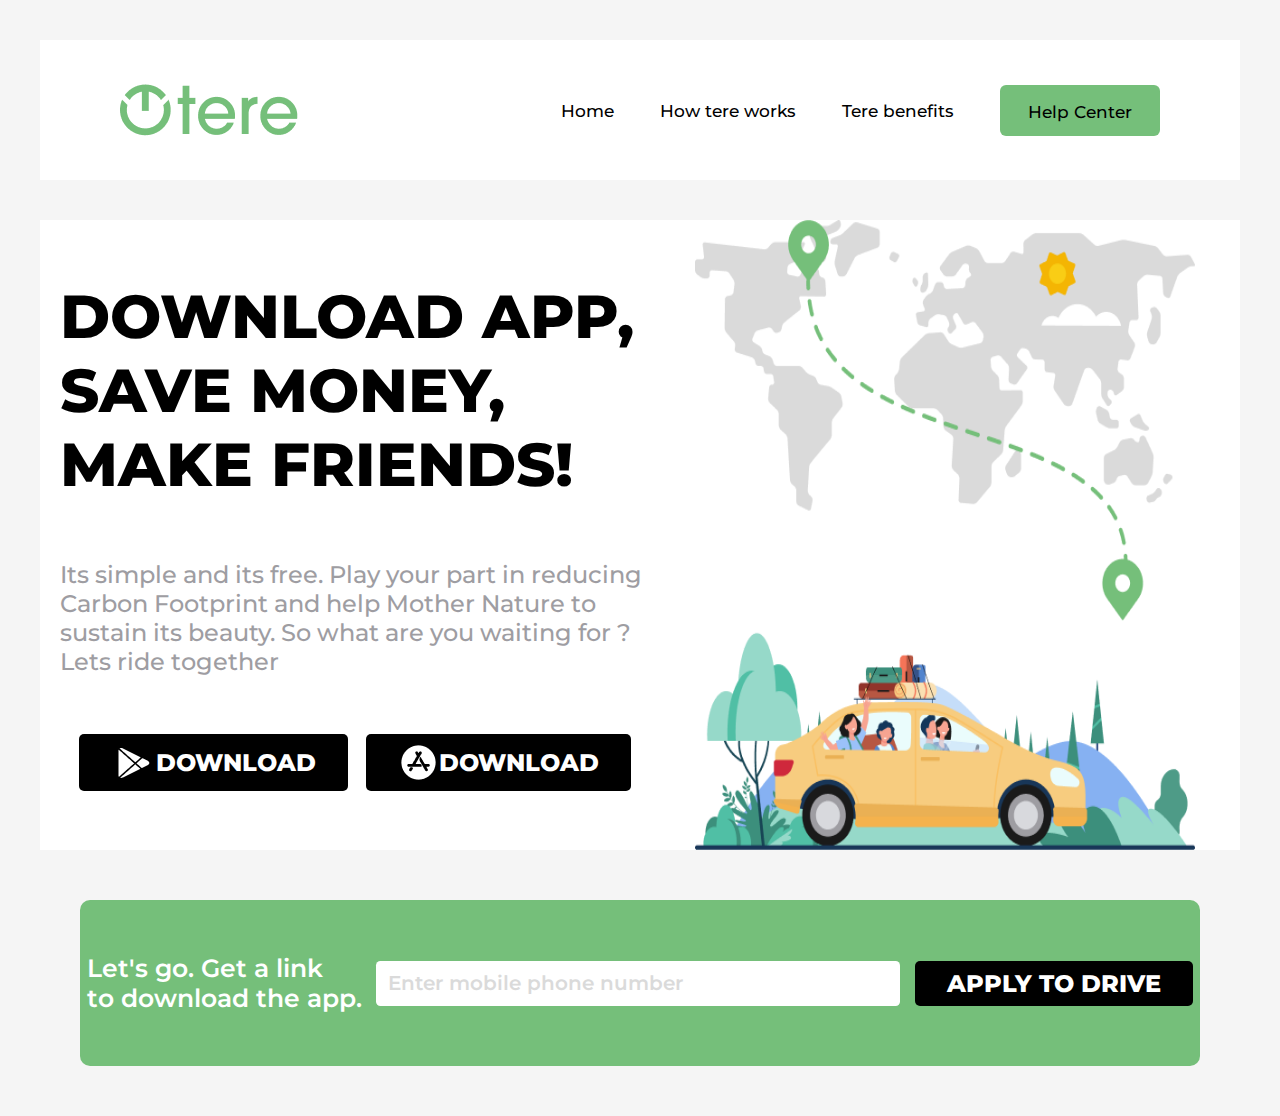
<file: index.html>
<!DOCTYPE html>
<html lang="en">
  <head>
    <meta charset="UTF-8" />
    <meta name="viewport" content="width=device-width, initial-scale=1.0" />
    <title>Document</title>
    <link rel="stylesheet" href="./style.css" />
  </head>
  <body>
    <header class="header">
      <div class="logo-img">
        <img src="./logo.png" alt="" />
      </div>

      <ul class="links">
        <li><a href="./index.html"> Home </a></li>
        <li><a href="./How tere works.html"> How tere works </a></li>
        <li><a href="./Tere benefits.html"> Tere benefits </a></li>
        <li><button><a href="./Help center.html">Help Center</a></button></li>
      </ul>
    </header>

    <div class="main-hero-section">
      <div class="section-one">
        <h2>DOWNLOAD APP, SAVE MONEY, MAKE FRIENDS!</h2>

        <p>
          Its simple and its free. Play your part in reducing Carbon Footprint
          and help Mother Nature to sustain its beauty. So what are you waiting
          for ? Lets ride together
        </p>

        <div class="button-container">
          <button class="my-button">
            <img src="./playstore.png" alt="" />
            <span> DOWNLOAD </span>
          </button>
          <button class="my-button">
            <img src="./appstore.png" alt="" />
            <span> DOWNLOAD </span>
          </button>
        </div>
      </div>
      <div class="section-two">
        <img width="500" src="./hero-img.png" alt="" />
      </div>
    </div>

    <div class="apply-section">
      <p>
        Let's go. Get a link <br />
        to download the app.
      </p>
      <input type="tel" placeholder="Enter mobile phone number" />
      <button class="my-button">APPLY TO DRIVE</button>
    </div>

    
   
  </body>

</html>
</file>
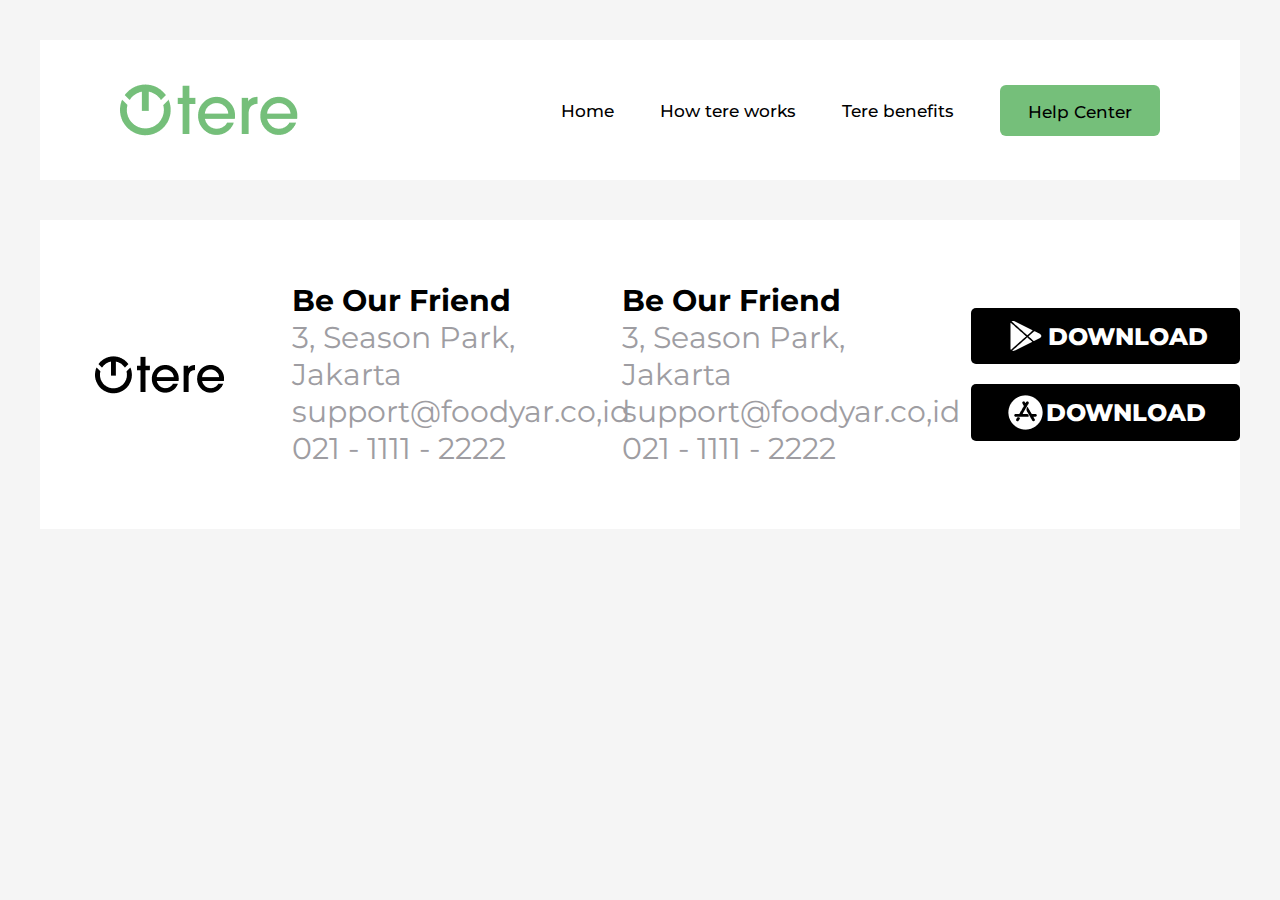
<file: Help center.html>
<!DOCTYPE html>
<html lang="en">
  <head>
    <meta charset="UTF-8" />
    <meta name="viewport" content="width=device-width, initial-scale=1.0" />
    <title>Tere App</title>
    <link rel="stylesheet" href="./style.css" />
  </head>
  <body>
    <header class="header">
      <div class="logo-img">
        <img src="./logo.png" alt="" />
      </div>

      <ul class="links">
        <li><a href="./index.html"> Home </a></li>
        <li><a href="./How tere works.html"> How tere works </a></li>
        <li><a href="./Tere benefits.html"> Tere benefits </a></li>
        <li>
          <button><a href="./Help center.html">Help Center</a></button>
        </li>
      </ul>
    </header>

    <footer class="footer">
      <div>
        <img src="./blacklogo.png" alt="" />
      </div>
      <div>
        <div class="footerlinks">
          <h4>Be Our Friend</h4>
          <ul>
            <li><a href=""> 3, Season Park, Jakarta</a></li>
            <li><a href=""> support@foodyar.co,id</a></li>
            <li><a href=""> 021 - 1111 - 2222</a></li>
          </ul>
        </div>
      </div>
      <div>
        <div class="footerlinks">
          <h4>Be Our Friend</h4>
          <ul>
            <li><a href=""> 3, Season Park, Jakarta</a></li>
            <li><a href=""> support@foodyar.co,id</a></li>
            <li><a href=""> 021 - 1111 - 2222</a></li>
          </ul>
        </div>
      </div>
      <div>
        <div class="button-container footer-btn">
          <button class="my-button">
            <img src="./playstore.png" alt="" />
            <span> DOWNLOAD </span>
          </button>
          <button class="my-button">
            <img src="./appstore.png" alt="" />
            <span> DOWNLOAD </span>
          </button>
        </div>
      </div>
    </footer>
  </body>
</html>
</file>
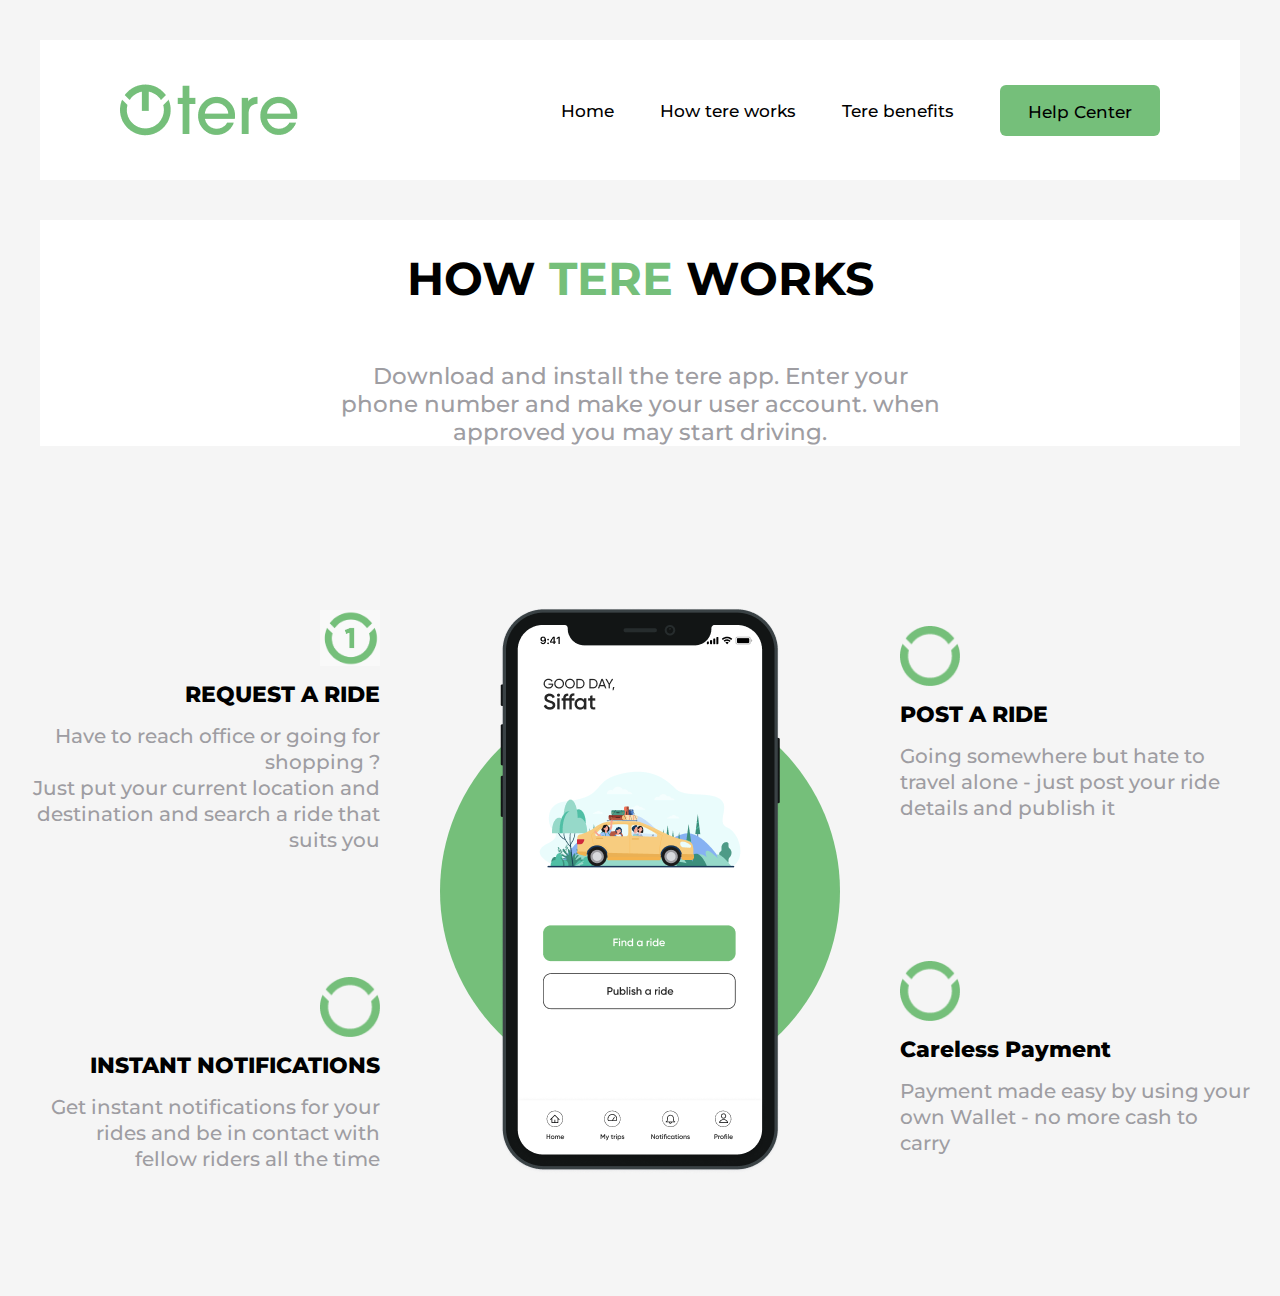
<file: How tere works.html>
<!DOCTYPE html>
<html lang="en">
<head>
    <meta charset="UTF-8">
    <meta name="viewport" content="width=device-width, initial-scale=1.0">
    <title>Tere App</title>
    <link rel="stylesheet" href="./style.css">
</head>
<body>
    <header class="header">
      <div class="logo-img">
        <img src="./logo.png" alt="" />
      </div>

      <ul class="links">
        <li><a href="./index.html"> Home </a></li>
        <li><a href="./How tere works.html"> How tere works </a></li>
        <li><a href="./Tere benefits.html"> Tere benefits </a></li>
        <li><button><a href="./Help center.html">Help Center</a></button></li>
      </ul>
    </header>
<div class="how-tere-work-section">
      <h2 class="tere-heading">HOW <span> TERE </span> WORKS</h2>

      <p class="para-two">
        Download and install the tere app. Enter your phone number and make your
        user account. when approved you may start driving.
      </p>
    </div>

    <div class="mobile-section">
      <div class="mobile-section-one">
        <div class="option option-right">
          <img src="./1.png" alt="" />
          <h3>REQUEST A RIDE</h3>
          <p>
            Have to reach office or going for shopping ?
            <br />
            Just put your current location and destination and search a ride
            that suits you
          </p>
        </div>
        <div class="option option-right">
          <img src="./3.png" alt="" />
          <h3>INSTANT NOTIFICATIONS</h3>
          <p>
            Get instant notifications for your rides and be in contact with
            fellow riders all the time
          </p>
        </div>
      </div>
      <div class="mobile-section-two">
        <div class="circle">
          <img src="./mobile.png" alt="" />
        </div>
      </div>
      <div class="mobile-section-three">
        <div class="option">
          <img src="./2.png" alt="" />
          <h3>POST A RIDE</h3>
          <p>
            Going somewhere but hate to travel alone - just post your ride
            details and publish it
          </p>
        </div>
        <div class="option">
          <img src="./4.png" alt="" />
          <h3>Careless Payment</h3>
          <p>
            Payment made easy by using your own Wallet - no more cash to carry
          </p>
        </div>
      </div>
    </div>
</body>

</html>
</file>
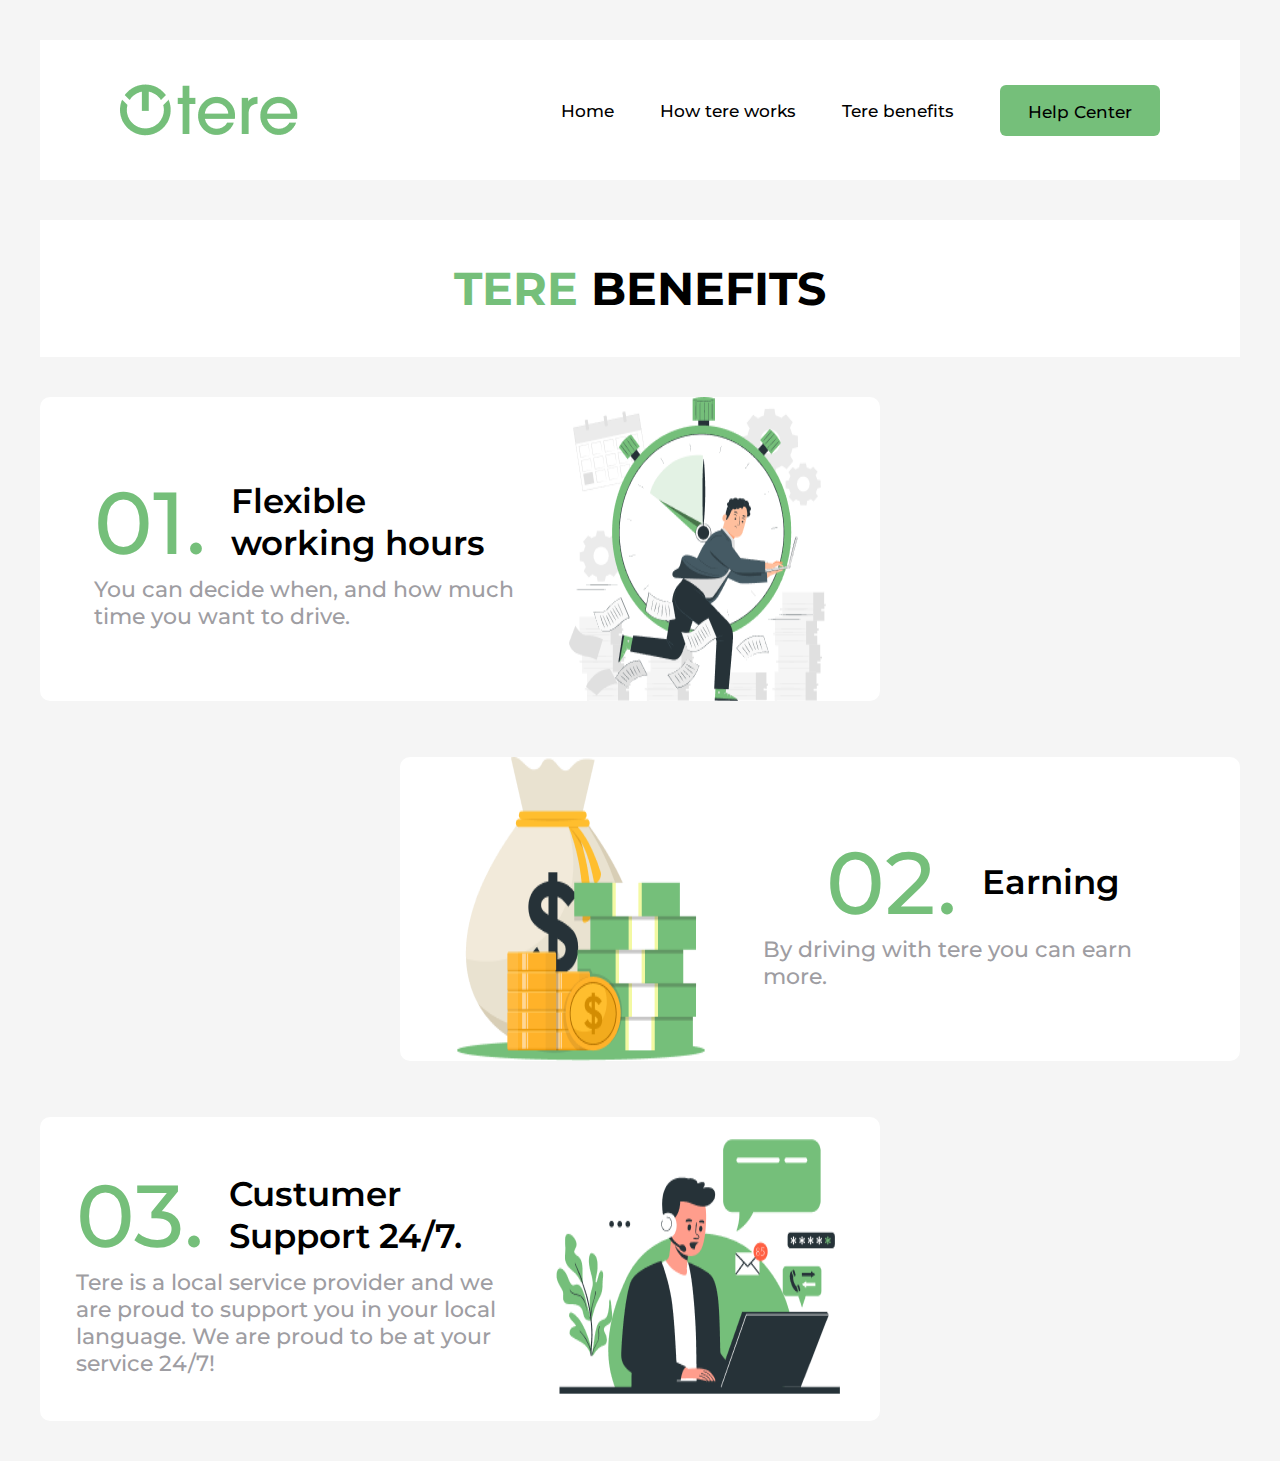
<file: Tere benefits.html>
<!DOCTYPE html>
<html lang="en">
  <head>
    <meta charset="UTF-8" />
    <meta name="viewport" content="width=device-width, initial-scale=1.0" />
    <title>Tere App</title>
    <link rel="stylesheet" href="./style.css" />
  </head>
  <body>
    <header class="header">
      <div class="logo-img">
        <img src="./logo.png" alt="" />
      </div>

      <ul class="links">
        <li><a href="./index.html"> Home </a></li>
        <li><a href="./How tere works.html"> How tere works </a></li>
        <li><a href="./Tere benefits.html"> Tere benefits </a></li>
        <li>
          <button><a href="./Help center.html">Help Center</a></button>
        </li>
      </ul>
    </header>
    <h2 class="tere-heading" style="background-color: white; padding: 40px; margin: 40px;"><span> TERE </span> BENEFITS</h2>

    <div class="all-benefits">
      <div class="benefit">
        <div class="benefit-text">
          <div style="display: flex; align-items: center; gap: 25px">
            <span>01.</span>
            <h3>Flexible working hours</h3>
          </div>
          <p>You can decide when, and how much time you want to drive.</p>
        </div>

        <img src="./benefit1.png" alt="" />
      </div>
      <div class="benefit benefit-two">
        <img src="./benefit2.png" alt="" />
        <div class="benefit-text">
          <div style="display: flex; align-items: center; gap: 25px">
            <span>02.</span>
            <h3>Earning</h3>
          </div>
          <p>By driving with tere you can earn more.</p>
        </div>
      </div>
       <div class="benefit benefit-three">
        <div class="benefit-text">
          <div style="display: flex; align-items: center; gap: 25px">
            <span>03.</span>
            <h3>Custumer Support 24/7.</h3>
          </div>
          <p>Tere is a local service provider and we are proud to support you in your local language. We are proud to be at your service 24/7!</p>
        </div>
        <img src="./benefit3.png" alt="" />
      </div>
    </div>
  </body>
</html>
</file>
<file: style.css>
@import url("https://fonts.googleapis.com/css2?family=Montserrat:ital,wght@0,100..900;1,100..900&display=swap");

* {
  margin: 0;
  padding: 0;
  font-family: "Montserrat", sans-serif;
  --my-main-color: #75bf7a;
}

body {
 background-color: whitesmoke;
}

.header {
  height: 140px;
  padding-left: 80px;
  padding-right: 80px;
margin: 40px;
  display: flex;
  justify-content: space-between;
  background-color: white;
}

.links {
  list-style: none;

  display: flex;
  align-items: center;
  gap: 46px;
}

.links a {
  text-decoration: none;
  font-weight: 500;
  font-size: 17.16px;
  color: black;
}

.links button {
  border-radius: 6px;
  background-color: var(--my-main-color);
  color: whitesmoke;
  padding-left: 28px;
  padding-right: 28px;
  padding-top: 12px;
  padding-bottom: 12px;
  border: none;
  font-weight: 600;
  font-size: 22px;
}

.logo-img {
  display: flex;
  align-items: center;
}

.main-hero-section {
  display: flex;
  height: 70vh;
  margin-top: 30px;
  margin-left: 40px;
  margin-right: 40px;
  background-color: white;
}
.section-one {
  width: 50%;
   margin-left: 20px;
  display: flex;
  flex-direction: column;
  justify-content: space-evenly;
}
.section-two {
  width: 50%;
  display: flex;
  justify-content: center;
}

.section-one h2 {
  font-weight: 800;
  font-size: 60.73px;
}
.section-one p {
  font-weight: 500;
  font-size: 24px;
  color: #9e9da2;
}

.my-button {
  font-size: 24px;
  font-weight: 800;
  background-color: black;
  color: white;
  border: none;
  border-radius: 5px;
  padding-left: 32px;
  padding-right: 32px;
  padding-top: 8px;
  padding-bottom: 8px;

  display: flex;
  align-items: center;
  justify-content: center;
}

.button-container {
  display: flex;
  justify-content: space-evenly;
}

.apply-section {
  margin-left: 80px;
  margin-right: 80px;
  margin-top: 50px;
  margin-bottom: 50px;
  background-color: var(--my-main-color);
  height: 166px;
  border-radius: 10px;

  display: flex;
  justify-content: space-around;
  align-items: center;
}

.apply-section > p {
  color: white;
  font-weight: 600;
  font-size: 24.6px;
}

.apply-section > input {
  height: 45px;
  width: 500px;
  font-size: 20px;
  border: none;
  border-radius: 4.39px;
  padding-left: 12px;
  padding-right: 12px;
  outline: none;
  font-weight: 600;
}

.apply-section > input::placeholder {
  color: #dadada;
}

.tere-heading {
  margin: 30px;
  font-size: 46.39px;
  text-align: center;
}
.tere-heading > span {
  color: var(--my-main-color);
}

.para-two {
  text-align: center;
  font-weight: 500;
  font-size: 23px;
  color: #9e9da2;

  width: 50%;
}

.how-tere-work-section {
  margin: 40px;
  background-color: white;
  display: flex;
  flex-direction: column;
  align-items: center;

  gap: 25px;
}

.mobile-section {
  display: flex;
  height: 90vh;
}

.mobile-section-one {
  flex-grow: 1;

  display: flex;
  flex-direction: column;
  align-items: center;
  justify-content: space-evenly;
}

.mobile-section-two {
  flex-grow: 1;
}
.mobile-section-three {
  flex-grow: 1;

  display: flex;
  flex-direction: column;
  align-items: center;
  justify-content: space-evenly;
}

.circle {
  height: 400px;
  width: 400px;
  background-color: var(--my-main-color);
  border-radius: 9999px;

  display: flex;
  justify-content: center;
  align-items: center;
}

.mobile-section-two {
  display: flex;
  justify-content: center;
  align-items: center;
}

.option {
  width: 350px;

  display: flex;
  flex-direction: column;
  gap: 15px;
}

.option > img {
  width: 60px;
}

.option > h3 {
  font-weight: 800;
  font-size: 22px;
}

.option > p {
  font-weight: 500;
  font-size: 20px;
  color: #9e9da2;
  line-height: 26px;
}
.option-right {
  align-items: end;
  text-align: right;
}

.benefit {
  width: 70%;
  height: 304px;
  border-radius: 10px;
  background-color: whitesmoke;
  display: flex;
  background-color: white;
  justify-content: space-evenly;
}
.benefit-two {
  align-self: end;
}

.all-benefits {
  display: flex;
  flex-direction: column;
  gap: 56px;
  margin: 40px;
}

.benefit span {
  font-size: 88px;
  font-weight: 500;
  color: var(--my-main-color);
}
.benefit h3 {
  font-size: 33.94px;
  font-weight: 600;
}

.benefit p {
  color: #9e9da2;
  font-size: 22px;
  font-weight: 500;
}
.benefit-text {
  width: 50%;

  display: flex;
  flex-direction: column;
  justify-content: center;
  align-items: center;
}

footer {
  margin: 40px;
  gap: 30px;
  height: 309px;
  background-color: white;
  display: flex;
}

footer > div {
  width: 25%;
font-size: 30px;
  display: flex;
  justify-content: center;
  align-items: center;
  flex-direction: column;
  gap: 16px;
}
.footer-btn {
  flex-direction: column; gap: 20px;
}
a{
  text-decoration: none;
  color:#9e9da2 ;
}
ul li {
  list-style: none;
}
</file>
